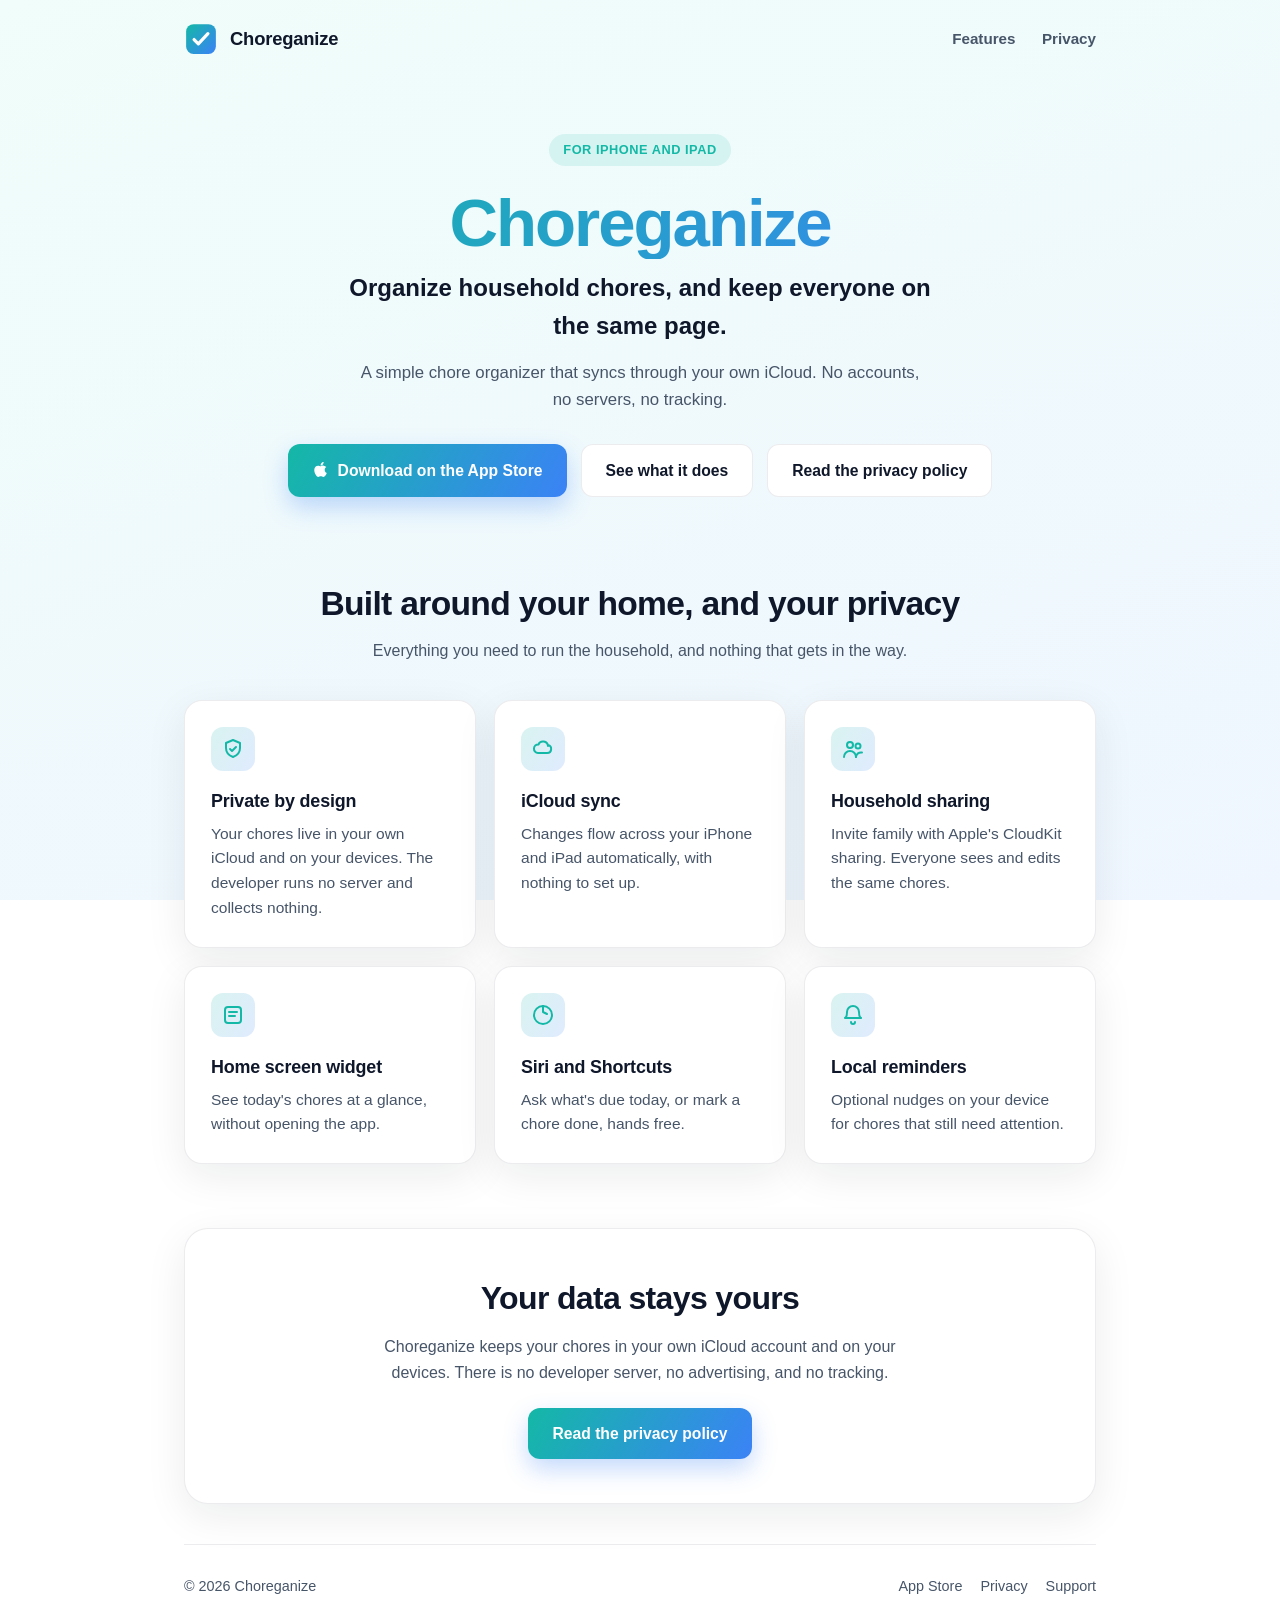
<file: index.html>
<!DOCTYPE html>
<html lang="en">
<head>
  <meta charset="utf-8">
  <meta name="viewport" content="width=device-width, initial-scale=1">
  <title>Choreganize</title>
  <meta name="description" content="Choreganize is a private chore organizer for iPhone and iPad. Your data stays in your own iCloud, with no servers and no tracking.">
  <link rel="icon" href="/favicon.svg" type="image/svg+xml">
  <link rel="stylesheet" href="/style.css">
  <meta property="og:title" content="Choreganize">
  <meta property="og:description" content="A private chore organizer for iPhone and iPad. Your data stays in your own iCloud.">
  <meta property="og:type" content="website">
  <meta property="og:url" content="https://choreganize.app/">
</head>
<body>
  <div class="wrap">
    <header class="site-head">
      <a class="brand" href="/">
        <img src="/favicon.svg" alt="">
        Choreganize
      </a>
      <nav>
        <a href="#features">Features</a>
        <a href="/privacy">Privacy</a>
      </nav>
    </header>

    <main>
      <section class="hero">
        <span class="badge">For iPhone and iPad</span>
        <h1>Choreganize</h1>
        <p class="tagline">Organize household chores, and keep everyone on the same page.</p>
        <p class="lede">A simple chore organizer that syncs through your own iCloud. No accounts, no servers, no tracking.</p>
        <div class="cta-row">
          <a class="btn btn-primary btn-app" href="https://apps.apple.com/us/app/choreganize/id6748000159"><svg viewBox="0 0 384 512" aria-hidden="true"><path d="M318.7 268.7c-.2-36.7 16.4-64.4 50-84.8-18.8-26.9-47.2-41.7-84.7-44.6-35.5-2.8-74.3 20.7-88.5 20.7-15 0-49.4-19.7-76.4-19.7C63.3 141.2 4 184.8 4 273.5q0 39.3 14.4 81.2c12.8 36.7 59 126.7 107.2 125.2 25.2-.6 43-17.9 75.8-17.9 31.8 0 48.3 17.9 76.4 17.9 48.6-.7 90.4-82.5 102.6-119.3-65.2-30.7-61.7-90-61.7-91.9zm-56.6-164.2c27.3-32.4 24.8-61.9 24-72.5-24.1 1.4-52 16.4-67.9 34.9-17.5 19.8-27.8 44.3-25.6 71.9 26.1 2 49.9-11.4 69.5-34.3z"/></svg> Download on the App Store</a>
          <a class="btn btn-ghost" href="#features">See what it does</a>
          <a class="btn btn-ghost" href="/privacy">Read the privacy policy</a>
        </div>
      </section>

      <section class="section" id="features">
        <h2>Built around your home, and your privacy</h2>
        <p class="sub">Everything you need to run the household, and nothing that gets in the way.</p>
        <div class="grid">
          <div class="card">
            <div class="icon" aria-hidden="true">
              <svg viewBox="0 0 24 24" fill="none" stroke-width="2" stroke-linecap="round" stroke-linejoin="round"><path d="M12 3l7 3v5c0 4.5-3 7.5-7 9-4-1.5-7-4.5-7-9V6z"></path><path d="M9 12l2 2 4-4"></path></svg>
            </div>
            <h3>Private by design</h3>
            <p>Your chores live in your own iCloud and on your devices. The developer runs no server and collects nothing.</p>
          </div>
          <div class="card">
            <div class="icon" aria-hidden="true">
              <svg viewBox="0 0 24 24" fill="none" stroke-width="2" stroke-linecap="round" stroke-linejoin="round"><path d="M17 9a5 5 0 0 0-9.6-1.5A4 4 0 0 0 7 16h9a4 4 0 0 0 1-7.9z"></path></svg>
            </div>
            <h3>iCloud sync</h3>
            <p>Changes flow across your iPhone and iPad automatically, with nothing to set up.</p>
          </div>
          <div class="card">
            <div class="icon" aria-hidden="true">
              <svg viewBox="0 0 24 24" fill="none" stroke-width="2" stroke-linecap="round" stroke-linejoin="round"><circle cx="9" cy="8" r="3"></circle><path d="M3 20a6 6 0 0 1 12 0"></path><circle cx="17" cy="9" r="2.5"></circle><path d="M15 20a5 5 0 0 1 6-4.5"></path></svg>
            </div>
            <h3>Household sharing</h3>
            <p>Invite family with Apple's CloudKit sharing. Everyone sees and edits the same chores.</p>
          </div>
          <div class="card">
            <div class="icon" aria-hidden="true">
              <svg viewBox="0 0 24 24" fill="none" stroke-width="2" stroke-linecap="round" stroke-linejoin="round"><rect x="4" y="4" width="16" height="16" rx="3"></rect><path d="M8 9h8M8 13h6"></path></svg>
            </div>
            <h3>Home screen widget</h3>
            <p>See today's chores at a glance, without opening the app.</p>
          </div>
          <div class="card">
            <div class="icon" aria-hidden="true">
              <svg viewBox="0 0 24 24" fill="none" stroke-width="2" stroke-linecap="round" stroke-linejoin="round"><path d="M12 3v6l4 2"></path><circle cx="12" cy="12" r="9"></circle></svg>
            </div>
            <h3>Siri and Shortcuts</h3>
            <p>Ask what's due today, or mark a chore done, hands free.</p>
          </div>
          <div class="card">
            <div class="icon" aria-hidden="true">
              <svg viewBox="0 0 24 24" fill="none" stroke-width="2" stroke-linecap="round" stroke-linejoin="round"><path d="M6 9a6 6 0 0 1 12 0c0 5 2 6 2 6H4s2-1 2-6z"></path><path d="M10 19a2 2 0 0 0 4 0"></path></svg>
            </div>
            <h3>Local reminders</h3>
            <p>Optional nudges on your device for chores that still need attention.</p>
          </div>
        </div>
      </section>

      <section class="band">
        <h2>Your data stays yours</h2>
        <p>Choreganize keeps your chores in your own iCloud account and on your devices. There is no developer server, no advertising, and no tracking.</p>
        <a class="btn btn-primary" href="/privacy">Read the privacy policy</a>
      </section>
    </main>

    <footer class="site-foot">
      <span>&copy; 2026 Choreganize</span>
      <span class="foot-links">
        <a href="https://apps.apple.com/us/app/choreganize/id6748000159">App Store</a>
        <a href="/privacy">Privacy</a>
        <a href="mailto:support@spencervk.com">Support</a>
      </span>
    </footer>
  </div>
</body>
</html>
</file>
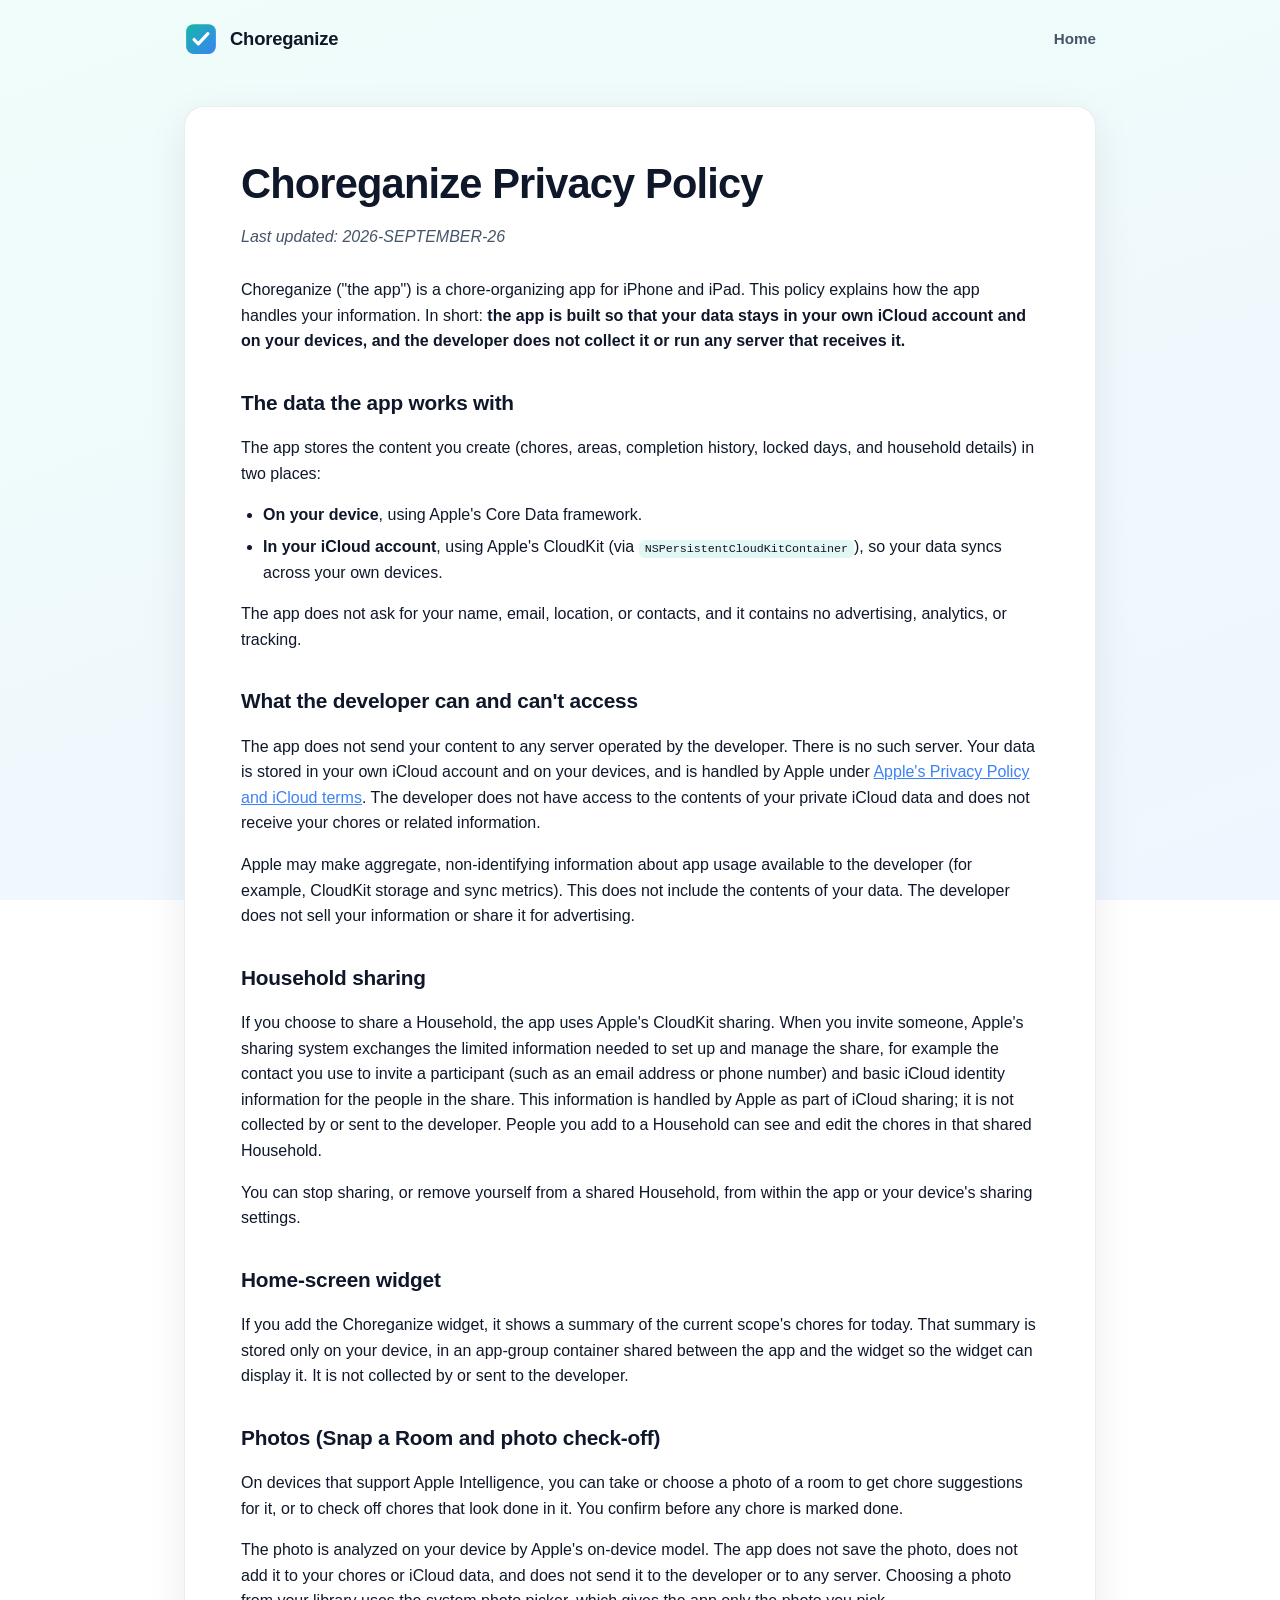
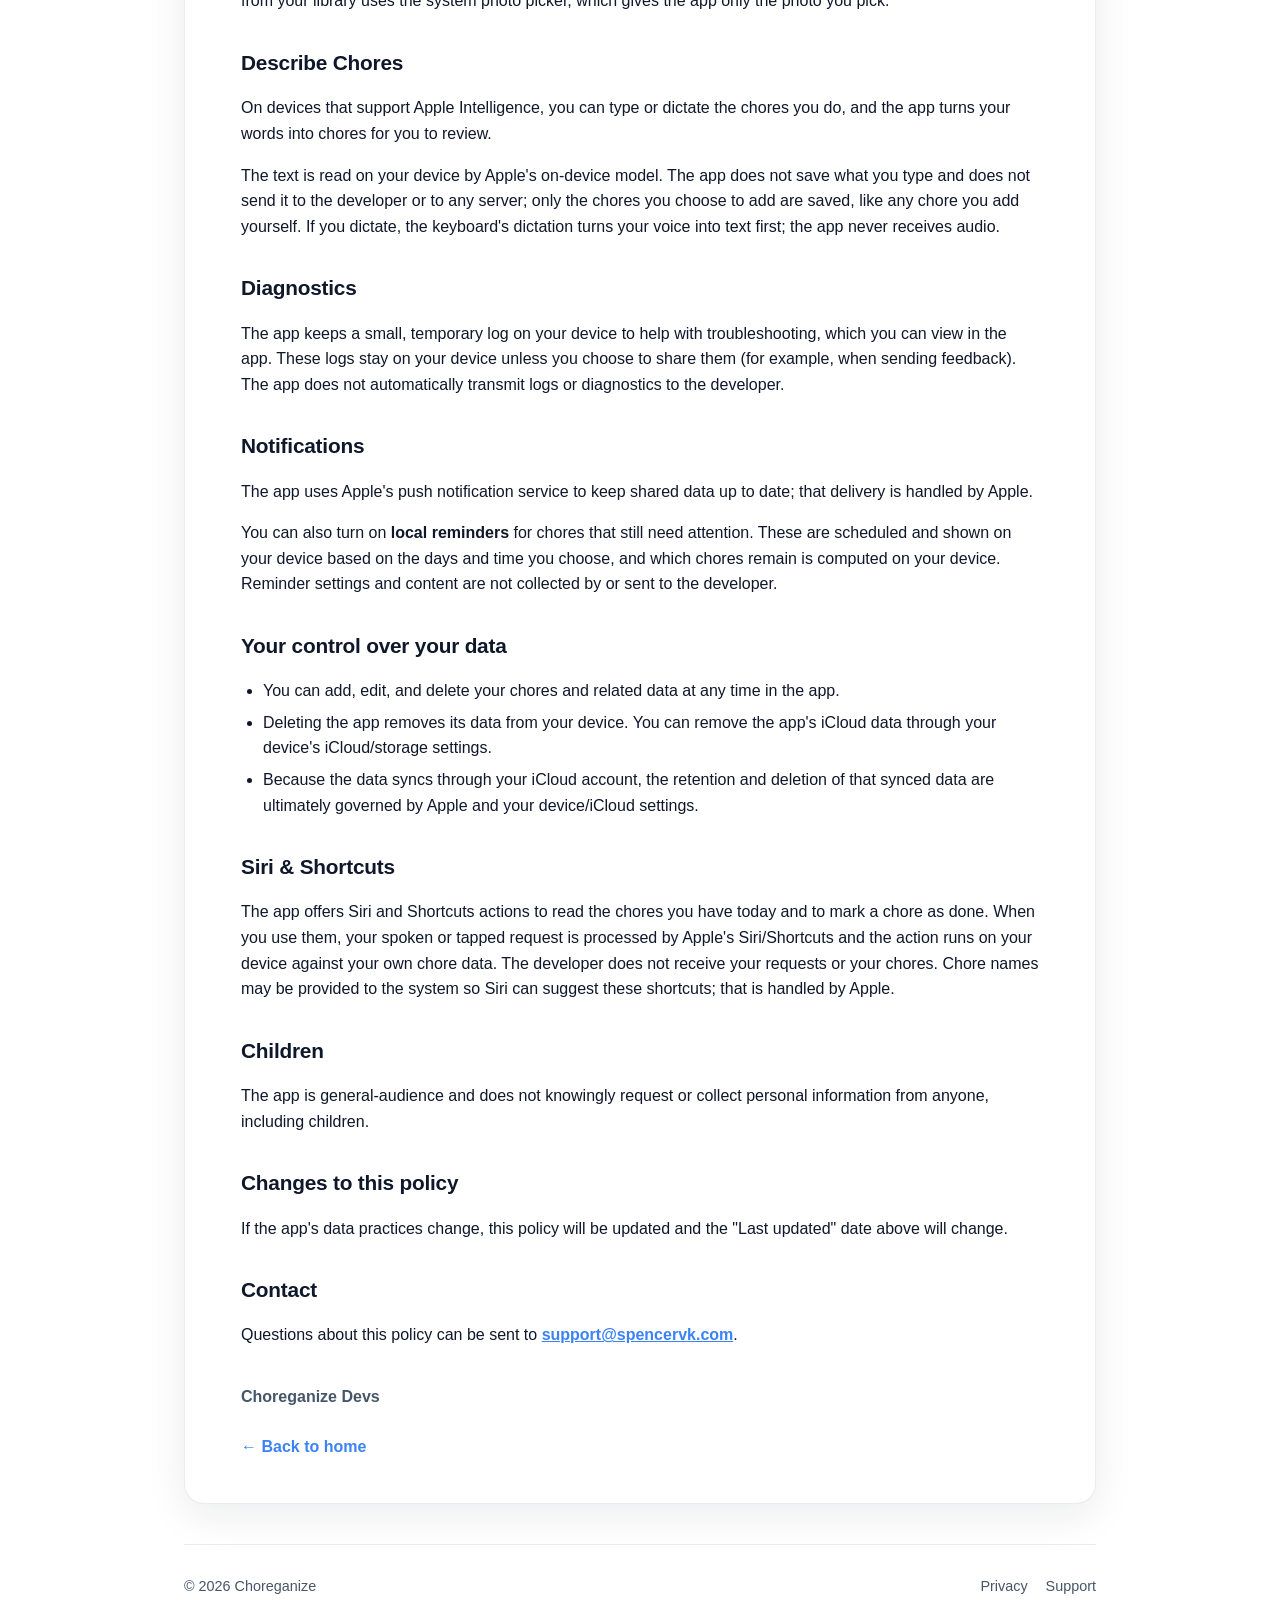
<file: privacy/index.html>
<!DOCTYPE html>
<html lang="en">
<head>
  <meta charset="utf-8">
  <meta name="viewport" content="width=device-width, initial-scale=1">
  <title>Privacy Policy &middot; Choreganize</title>
  <meta name="description" content="How Choreganize handles your information. Your data stays in your own iCloud account and on your devices.">
  <link rel="icon" href="/favicon.svg" type="image/svg+xml">
  <link rel="stylesheet" href="/style.css">
</head>
<body>
  <div class="wrap">
    <header class="site-head">
      <a class="brand" href="/">
        <img src="/favicon.svg" alt="">
        Choreganize
      </a>
      <nav>
        <a href="/">Home</a>
      </nav>
    </header>

    <main>
      <article class="article">
        <h1>Choreganize Privacy Policy</h1>
        <p class="updated">Last updated: 2026-SEPTEMBER-26</p>

        <p>Choreganize ("the app") is a chore-organizing app for iPhone and iPad. This policy explains how the app handles your information. In short: <strong>the app is built so that your data stays in your own iCloud account and on your devices, and the developer does not collect it or run any server that receives it.</strong></p>

        <h2>The data the app works with</h2>
        <p>The app stores the content you create (chores, areas, completion history, locked days, and household details) in two places:</p>
        <ul>
          <li><strong>On your device</strong>, using Apple's Core Data framework.</li>
          <li><strong>In your iCloud account</strong>, using Apple's CloudKit (via <code>NSPersistentCloudKitContainer</code>), so your data syncs across your own devices.</li>
        </ul>
        <p>The app does not ask for your name, email, location, or contacts, and it contains no advertising, analytics, or tracking.</p>

        <h2>What the developer can and can't access</h2>
        <p>The app does not send your content to any server operated by the developer. There is no such server. Your data is stored in your own iCloud account and on your devices, and is handled by Apple under <a href="https://www.apple.com/legal/privacy/">Apple's Privacy Policy and iCloud terms</a>. The developer does not have access to the contents of your private iCloud data and does not receive your chores or related information.</p>
        <p>Apple may make aggregate, non-identifying information about app usage available to the developer (for example, CloudKit storage and sync metrics). This does not include the contents of your data. The developer does not sell your information or share it for advertising.</p>

        <h2>Household sharing</h2>
        <p>If you choose to share a Household, the app uses Apple's CloudKit sharing. When you invite someone, Apple's sharing system exchanges the limited information needed to set up and manage the share, for example the contact you use to invite a participant (such as an email address or phone number) and basic iCloud identity information for the people in the share. This information is handled by Apple as part of iCloud sharing; it is not collected by or sent to the developer. People you add to a Household can see and edit the chores in that shared Household.</p>
        <p>You can stop sharing, or remove yourself from a shared Household, from within the app or your device's sharing settings.</p>

        <h2>Home-screen widget</h2>
        <p>If you add the Choreganize widget, it shows a summary of the current scope's chores for today. That summary is stored only on your device, in an app-group container shared between the app and the widget so the widget can display it. It is not collected by or sent to the developer.</p>

        <h2>Photos (Snap a Room and photo check-off)</h2>
        <p>On devices that support Apple Intelligence, you can take or choose a photo of a room to get chore suggestions for it, or to check off chores that look done in it. You confirm before any chore is marked done.</p>
        <p>The photo is analyzed on your device by Apple's on-device model. The app does not save the photo, does not add it to your chores or iCloud data, and does not send it to the developer or to any server. Choosing a photo from your library uses the system photo picker, which gives the app only the photo you pick.</p>

        <h2>Describe Chores</h2>
        <p>On devices that support Apple Intelligence, you can type or dictate the chores you do, and the app turns your words into chores for you to review.</p>
        <p>The text is read on your device by Apple's on-device model. The app does not save what you type and does not send it to the developer or to any server; only the chores you choose to add are saved, like any chore you add yourself. If you dictate, the keyboard's dictation turns your voice into text first; the app never receives audio.</p>

        <h2>Diagnostics</h2>
        <p>The app keeps a small, temporary log on your device to help with troubleshooting, which you can view in the app. These logs stay on your device unless you choose to share them (for example, when sending feedback). The app does not automatically transmit logs or diagnostics to the developer.</p>

        <h2>Notifications</h2>
        <p>The app uses Apple's push notification service to keep shared data up to date; that delivery is handled by Apple.</p>
        <p>You can also turn on <strong>local reminders</strong> for chores that still need attention. These are scheduled and shown on your device based on the days and time you choose, and which chores remain is computed on your device. Reminder settings and content are not collected by or sent to the developer.</p>

        <h2>Your control over your data</h2>
        <ul>
          <li>You can add, edit, and delete your chores and related data at any time in the app.</li>
          <li>Deleting the app removes its data from your device. You can remove the app's iCloud data through your device's iCloud/storage settings.</li>
          <li>Because the data syncs through your iCloud account, the retention and deletion of that synced data are ultimately governed by Apple and your device/iCloud settings.</li>
        </ul>

        <h2>Siri &amp; Shortcuts</h2>
        <p>The app offers Siri and Shortcuts actions to read the chores you have today and to mark a chore as done. When you use them, your spoken or tapped request is processed by Apple's Siri/Shortcuts and the action runs on your device against your own chore data. The developer does not receive your requests or your chores. Chore names may be provided to the system so Siri can suggest these shortcuts; that is handled by Apple.</p>

        <h2>Children</h2>
        <p>The app is general-audience and does not knowingly request or collect personal information from anyone, including children.</p>

        <h2>Changes to this policy</h2>
        <p>If the app's data practices change, this policy will be updated and the "Last updated" date above will change.</p>

        <h2>Contact</h2>
        <p>Questions about this policy can be sent to <strong><a href="mailto:support@spencervk.com">support@spencervk.com</a></strong>.</p>

        <p class="sign">Choreganize Devs</p>
        <a class="back-link" href="/">&larr; Back to home</a>
      </article>
    </main>

    <footer class="site-foot">
      <span>&copy; 2026 Choreganize</span>
      <span class="foot-links">
        <a href="/privacy">Privacy</a>
        <a href="mailto:support@spencervk.com">Support</a>
      </span>
    </footer>
  </div>
</body>
</html>
</file>
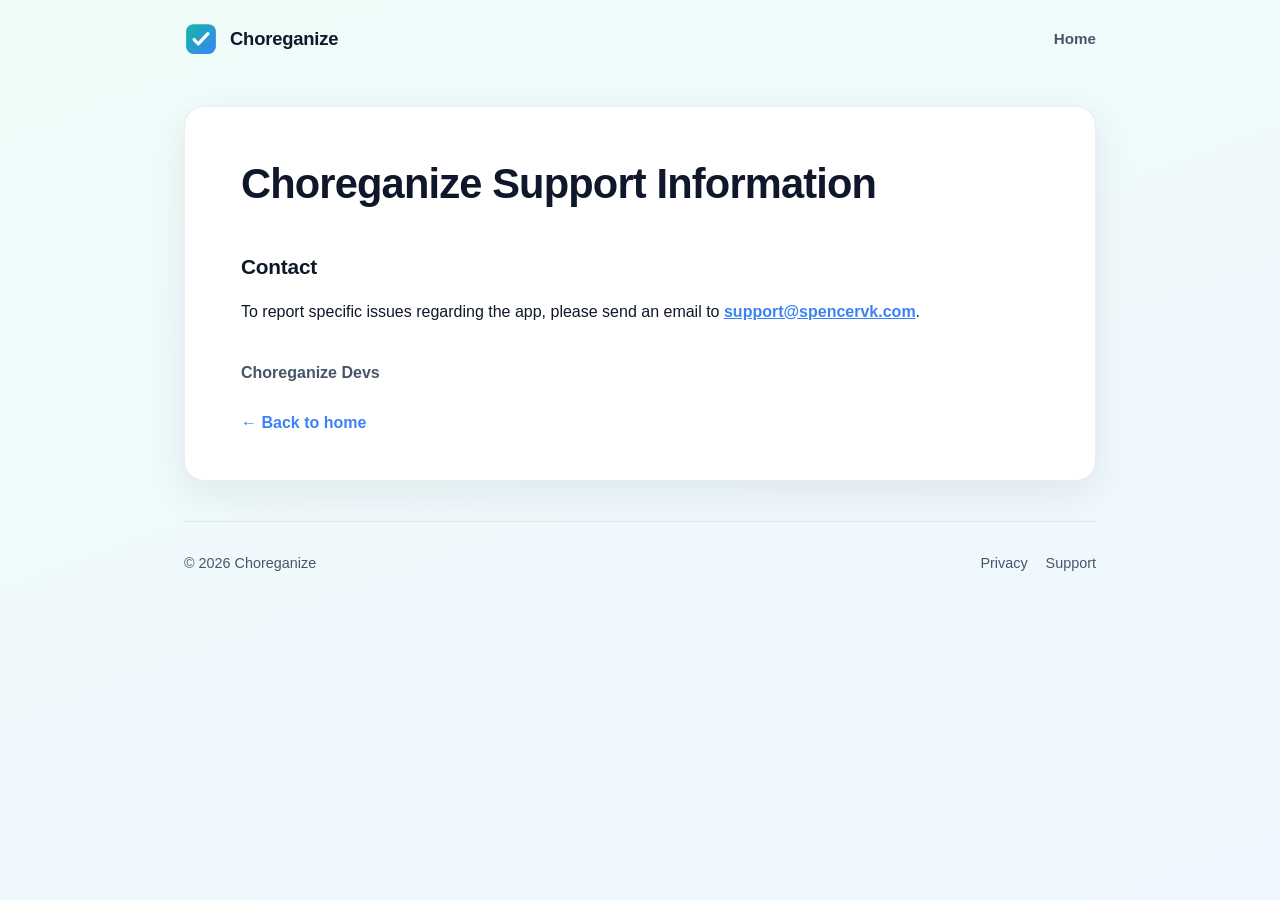
<file: support/index.html>
<!DOCTYPE html>
<html lang="en">
<head>
  <meta charset="utf-8">
  <meta name="viewport" content="width=device-width, initial-scale=1">
  <title>Support &middot; Choreganize</title>
  <meta name="description" content="Choreganize support and feedback instructions">
  <link rel="icon" href="/favicon.svg" type="image/svg+xml">
  <link rel="stylesheet" href="/style.css">
</head>
<body>
  <div class="wrap">
    <header class="site-head">
      <a class="brand" href="/">
        <img src="/favicon.svg" alt="">
        Choreganize
      </a>
      <nav>
        <a href="/">Home</a>
      </nav>
    </header>

    <main>
      <article class="article">
        <h1>Choreganize Support Information</h1>
        <h2>Contact</h2>
        <p>To report specific issues regarding the app, please send an email to <strong><a href="mailto:support@spencervk.com">support@spencervk.com</a></strong>.</p>
        
        <p class="sign">Choreganize Devs</p>
        <a class="back-link" href="/">&larr; Back to home</a>
      </article>
    </main>

    <footer class="site-foot">
      <span>&copy; 2026 Choreganize</span>
      <span class="foot-links">
        <a href="/privacy">Privacy</a>
        <a href="mailto:support@spencervk.com">Support</a>
      </span>
    </footer>
  </div>
</body>
</html>
</file>
<file: style.css>
/* Choreganize site styles. Pure CSS, no dependencies. */

:root {
  --teal: #14b8a6;
  --blue: #3b82f6;
  --ink: #0f172a;
  --muted: #475569;
  --bg-top: #f0fdfa;
  --bg-bot: #eff6ff;
  --card: #ffffff;
  --border: rgba(15, 23, 42, 0.08);
  --shadow: 0 12px 40px rgba(15, 23, 42, 0.08);
  --radius: 18px;
  --maxw: 960px;
}

@media (prefers-color-scheme: dark) {
  :root {
    --ink: #e2e8f0;
    --muted: #94a3b8;
    --bg-top: #0b1120;
    --bg-bot: #0f172a;
    --card: #111a2e;
    --border: rgba(148, 163, 184, 0.16);
    --shadow: 0 12px 40px rgba(0, 0, 0, 0.45);
  }
}

* { box-sizing: border-box; }

html { scroll-behavior: smooth; }

body {
  margin: 0;
  font-family: -apple-system, BlinkMacSystemFont, "Segoe UI", Roboto, Helvetica, Arial, sans-serif;
  color: var(--ink);
  background: linear-gradient(160deg, var(--bg-top), var(--bg-bot));
  background-attachment: fixed;
  line-height: 1.6;
  -webkit-font-smoothing: antialiased;
}

a { color: var(--blue); }

.wrap {
  width: 100%;
  max-width: var(--maxw);
  margin: 0 auto;
  padding: 0 24px;
}

/* Header */
.site-head {
  display: flex;
  align-items: center;
  justify-content: space-between;
  padding: 22px 0;
}

.brand {
  display: flex;
  align-items: center;
  gap: 12px;
  font-weight: 700;
  font-size: 1.15rem;
  letter-spacing: -0.01em;
  color: var(--ink);
  text-decoration: none;
}

.brand img { width: 34px; height: 34px; border-radius: 9px; }

.site-head nav a {
  margin-left: 22px;
  font-weight: 600;
  font-size: 0.95rem;
  text-decoration: none;
  color: var(--muted);
}

.site-head nav a:hover { color: var(--ink); }

/* Hero */
.hero {
  text-align: center;
  padding: 56px 0 40px;
}

.hero .badge {
  display: inline-block;
  font-size: 0.8rem;
  font-weight: 700;
  letter-spacing: 0.04em;
  text-transform: uppercase;
  color: var(--teal);
  background: rgba(20, 184, 166, 0.12);
  padding: 6px 14px;
  border-radius: 999px;
}

.hero h1 {
  font-size: clamp(2.6rem, 7vw, 4.2rem);
  line-height: 1.05;
  letter-spacing: -0.03em;
  margin: 22px 0 10px;
  background: linear-gradient(120deg, var(--teal), var(--blue));
  -webkit-background-clip: text;
  background-clip: text;
  color: transparent;
}

.hero .tagline {
  font-size: clamp(1.15rem, 2.6vw, 1.5rem);
  font-weight: 600;
  margin: 0 auto 14px;
  max-width: 620px;
}

.hero p.lede {
  color: var(--muted);
  max-width: 560px;
  margin: 0 auto 30px;
  font-size: 1.05rem;
}

.cta-row {
  display: flex;
  gap: 14px;
  justify-content: center;
  flex-wrap: wrap;
}

.btn {
  display: inline-block;
  padding: 13px 24px;
  border-radius: 12px;
  font-weight: 700;
  text-decoration: none;
  font-size: 0.98rem;
  transition: transform 0.15s ease, box-shadow 0.15s ease;
}

.btn:hover { transform: translateY(-2px); }

.btn-primary {
  color: #fff;
  background: linear-gradient(120deg, var(--teal), var(--blue));
  box-shadow: 0 10px 24px rgba(59, 130, 246, 0.3);
}

.btn-ghost {
  color: var(--ink);
  background: var(--card);
  border: 1px solid var(--border);
}

.btn-app {
  display: inline-flex;
  align-items: center;
  gap: 9px;
}

.btn-app svg {
  width: 17px;
  height: 17px;
  fill: currentColor;
  flex: none;
  margin-top: -2px;
}

/* Features */
.section { padding: 40px 0; }

.section h2 {
  text-align: center;
  font-size: clamp(1.6rem, 4vw, 2.1rem);
  letter-spacing: -0.02em;
  margin: 0 0 8px;
}

.section .sub {
  text-align: center;
  color: var(--muted);
  margin: 0 auto 36px;
  max-width: 540px;
}

.grid {
  display: grid;
  grid-template-columns: repeat(auto-fit, minmax(260px, 1fr));
  gap: 18px;
}

.card {
  background: var(--card);
  border: 1px solid var(--border);
  border-radius: var(--radius);
  padding: 26px;
  box-shadow: var(--shadow);
  transition: transform 0.18s ease;
}

.card:hover { transform: translateY(-4px); }

.card .icon {
  width: 44px;
  height: 44px;
  border-radius: 12px;
  display: grid;
  place-items: center;
  background: linear-gradient(120deg, rgba(20, 184, 166, 0.16), rgba(59, 130, 246, 0.16));
  margin-bottom: 16px;
}

.card .icon svg { width: 24px; height: 24px; stroke: var(--teal); }

.card h3 { margin: 0 0 6px; font-size: 1.12rem; letter-spacing: -0.01em; }

.card p { margin: 0; color: var(--muted); font-size: 0.97rem; }

/* Privacy band */
.band {
  background: var(--card);
  border: 1px solid var(--border);
  border-radius: 24px;
  box-shadow: var(--shadow);
  padding: 44px 36px;
  text-align: center;
  margin: 24px 0;
}

.band h2 { margin: 0 0 10px; font-size: clamp(1.5rem, 4vw, 2rem); letter-spacing: -0.02em; }

.band p { color: var(--muted); max-width: 560px; margin: 0 auto 22px; }

/* Footer */
.site-foot {
  border-top: 1px solid var(--border);
  margin-top: 40px;
  padding: 30px 0 50px;
  color: var(--muted);
  font-size: 0.9rem;
  display: flex;
  align-items: center;
  justify-content: space-between;
  flex-wrap: wrap;
  gap: 12px;
}

.site-foot a { color: var(--muted); text-decoration: none; margin-left: 18px; }
.site-foot a:hover { color: var(--ink); }
.site-foot .foot-links { display: flex; flex-wrap: wrap; }

/* Article (privacy page) */
.article {
  background: var(--card);
  border: 1px solid var(--border);
  border-radius: 20px;
  box-shadow: var(--shadow);
  padding: 44px clamp(24px, 5vw, 56px);
  margin: 28px 0;
}

.article h1 { font-size: clamp(1.9rem, 5vw, 2.6rem); letter-spacing: -0.02em; margin: 0 0 6px; }
.article .updated { color: var(--muted); font-style: italic; margin: 0 0 28px; }
.article h2 { font-size: 1.3rem; letter-spacing: -0.01em; margin: 32px 0 8px; }
.article p { color: var(--ink); }
.article ul { color: var(--ink); padding-left: 22px; }
.article li { margin: 6px 0; }
.article code {
  background: rgba(20, 184, 166, 0.12);
  padding: 2px 6px;
  border-radius: 6px;
  font-size: 0.9em;
}
.article .sign { color: var(--muted); margin-top: 36px; font-weight: 600; }
.back-link { display: inline-block; margin-top: 8px; font-weight: 600; text-decoration: none; }

/* 404 */
.center-screen {
  min-height: 70vh;
  display: grid;
  place-items: center;
  text-align: center;
}
.center-screen h1 { font-size: clamp(3rem, 12vw, 6rem); margin: 0; letter-spacing: -0.03em; }
</file>
